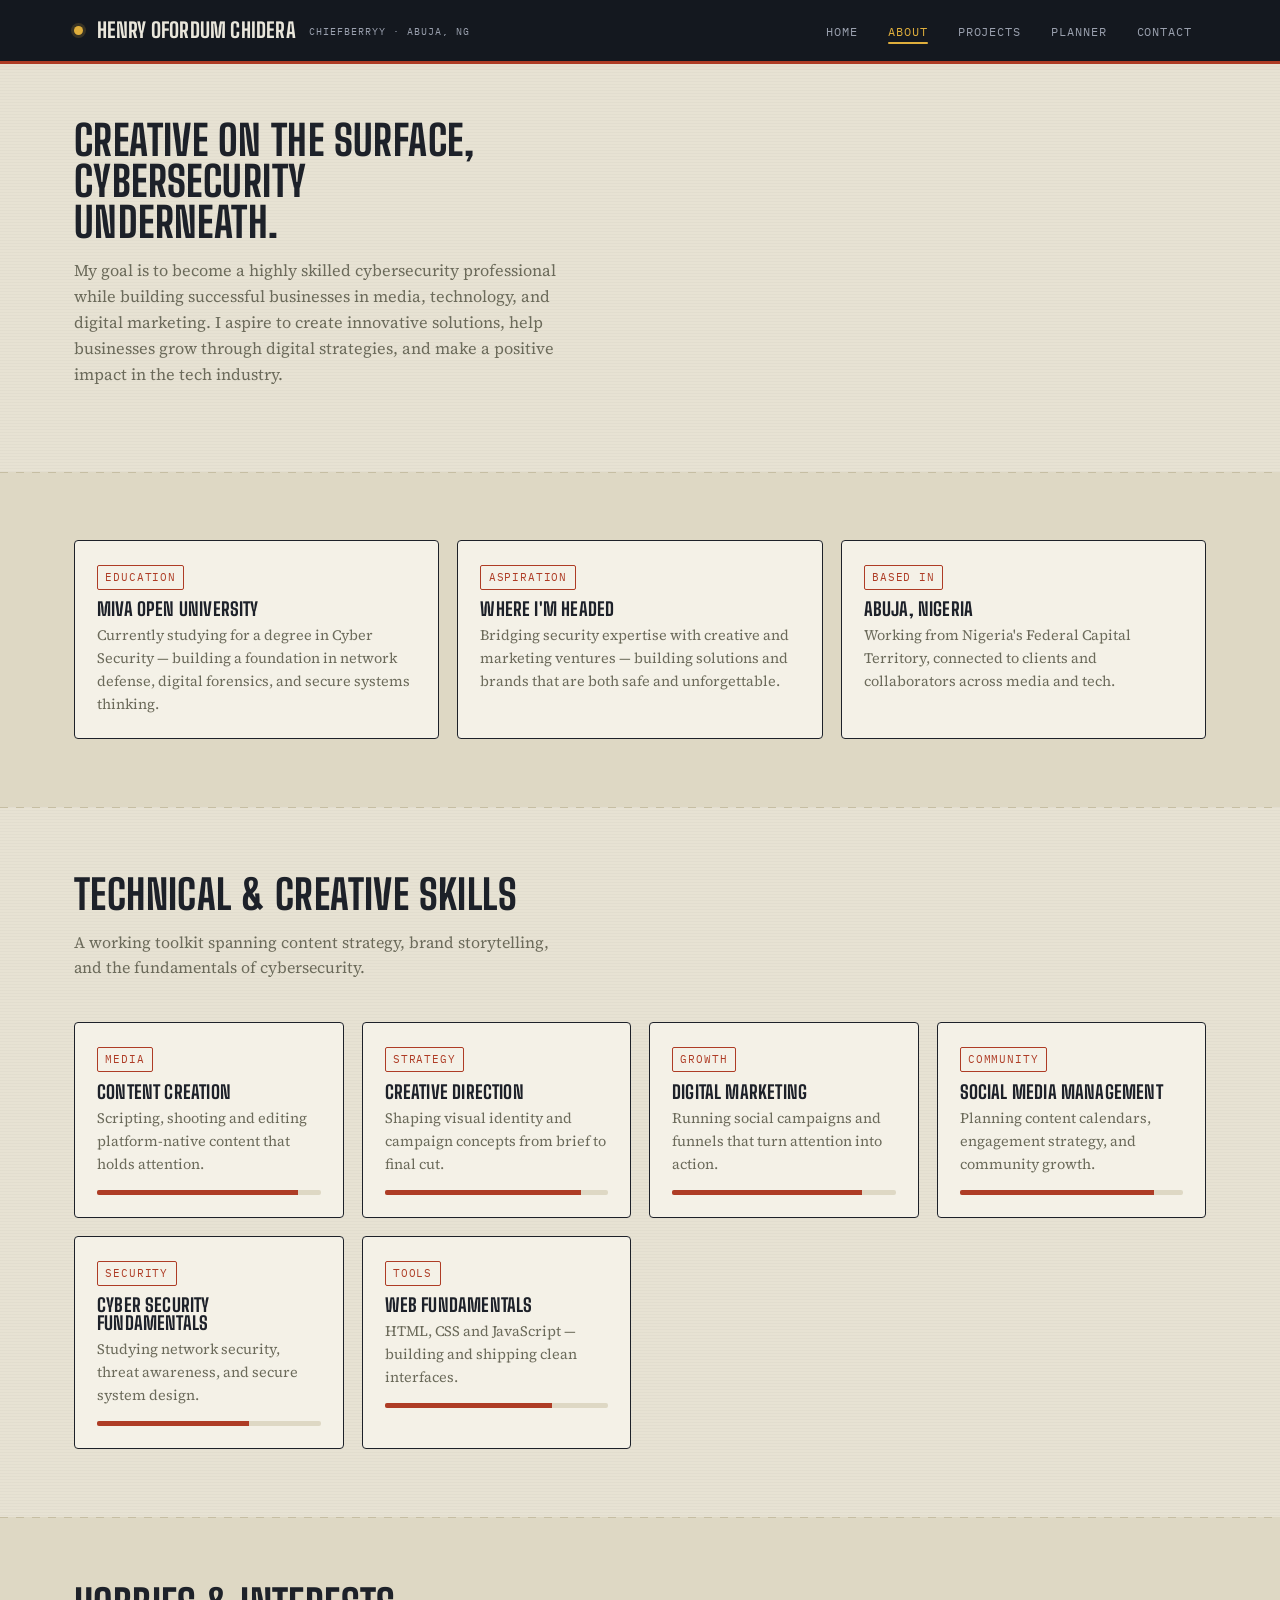
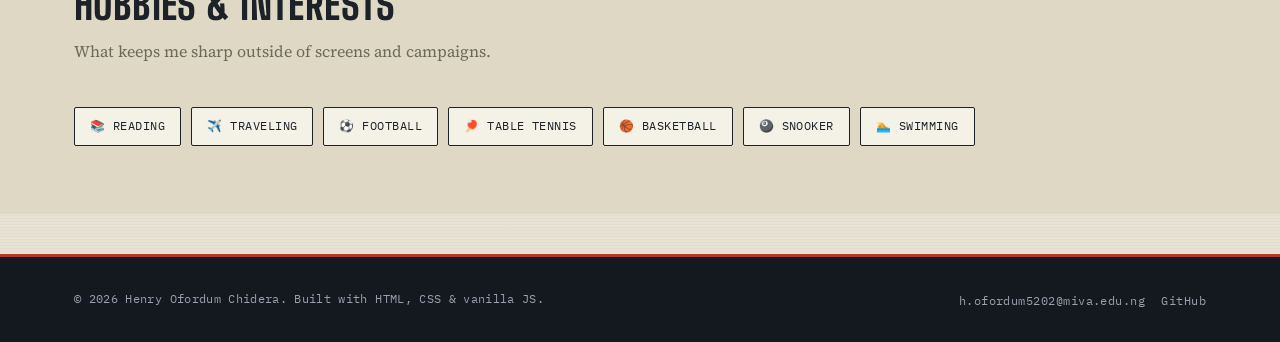
<file: about.html>
<!DOCTYPE html>
<html lang="en">
<head>
<meta charset="UTF-8">
<meta name="viewport" content="width=device-width, initial-scale=1.0">
<title>About — Henry Ofordum Chidera</title>
<link rel="preconnect" href="https://fonts.googleapis.com">
<link href="https://fonts.googleapis.com/css2?family=Big+Shoulders:wght@600;700;800&family=Source+Serif+4:opsz,wght@8..60,400;8..60,500;8..60,600&family=IBM+Plex+Mono:wght@400;500&display=swap" rel="stylesheet">
<link rel="stylesheet" href="styles.css">
</head>
<body>

<header class="site-header">
  <nav class="navbar">
    <a href="index.html" class="brand">
      <span class="dot" aria-hidden="true"></span>
      Henry Ofordum Chidera
      <small>chiefberryy · Abuja, NG</small>
    </a>
    <button class="nav-toggle" id="navToggle" aria-label="Toggle navigation" aria-expanded="false">
      <span></span><span></span><span></span>
    </button>
    <ul class="nav-links" id="navLinks">
      <li><a href="index.html">home</a></li>
      <li><a href="about.html" class="active">about</a></li>
      <li><a href="projects.html">projects</a></li>
      <li><a href="planner.html">planner</a></li>
      <li><a href="contact.html">contact</a></li>
    </ul>
  </nav>
</header>

<main>
  <section class="section" style="padding-top:56px;">
    <div class="container">
      <h1 style="font-size:clamp(1.8rem,3.4vw,2.6rem); max-width:20ch;">Creative on the surface, cybersecurity underneath.</h1>
      <p style="max-width:62ch; font-size:1.02rem;">My goal is to become a highly skilled cybersecurity professional while building successful businesses in media, technology, and digital marketing. I aspire to create innovative solutions, help businesses grow through digital strategies, and make a positive impact in the tech industry.</p>
    </div>
  </section>

  <section class="section section-alt">
    <div class="container">
      <div class="card-grid" style="grid-template-columns: repeat(auto-fit, minmax(260px,1fr));">
        <div class="card">
          <span class="card-icon">education</span>
          <h3>Miva Open University</h3>
          <p>Currently studying for a degree in Cyber Security — building a foundation in network defense, digital forensics, and secure systems thinking.</p>
        </div>
        <div class="card">
          <span class="card-icon">aspiration</span>
          <h3>Where I'm headed</h3>
          <p>Bridging security expertise with creative and marketing ventures — building solutions and brands that are both safe and unforgettable.</p>
        </div>
        <div class="card">
          <span class="card-icon">based in</span>
          <h3>Abuja, Nigeria</h3>
          <p>Working from Nigeria's Federal Capital Territory, connected to clients and collaborators across media and tech.</p>
        </div>
      </div>
    </div>
  </section>

  <section class="section">
    <div class="container">
      <div class="section-head">
        <h2>Technical &amp; creative skills</h2>
        <p>A working toolkit spanning content strategy, brand storytelling, and the fundamentals of cybersecurity.</p>
      </div>
      <div class="card-grid">
        <div class="card">
          <span class="card-icon">media</span>
          <h3>Content Creation</h3>
          <p>Scripting, shooting and editing platform-native content that holds attention.</p>
          <div class="meter"><span style="width:90%"></span></div>
        </div>
        <div class="card">
          <span class="card-icon">strategy</span>
          <h3>Creative Direction</h3>
          <p>Shaping visual identity and campaign concepts from brief to final cut.</p>
          <div class="meter"><span style="width:88%"></span></div>
        </div>
        <div class="card">
          <span class="card-icon">growth</span>
          <h3>Digital Marketing</h3>
          <p>Running social campaigns and funnels that turn attention into action.</p>
          <div class="meter"><span style="width:85%"></span></div>
        </div>
        <div class="card">
          <span class="card-icon">community</span>
          <h3>Social Media Management</h3>
          <p>Planning content calendars, engagement strategy, and community growth.</p>
          <div class="meter"><span style="width:87%"></span></div>
        </div>
        <div class="card">
          <span class="card-icon">security</span>
          <h3>Cyber Security Fundamentals</h3>
          <p>Studying network security, threat awareness, and secure system design.</p>
          <div class="meter"><span style="width:68%"></span></div>
        </div>
        <div class="card">
          <span class="card-icon">tools</span>
          <h3>Web Fundamentals</h3>
          <p>HTML, CSS and JavaScript — building and shipping clean interfaces.</p>
          <div class="meter"><span style="width:75%"></span></div>
        </div>
      </div>
    </div>
  </section>

  <section class="section section-alt">
    <div class="container">
      <div class="section-head">
        <h2>Hobbies &amp; interests</h2>
        <p>What keeps me sharp outside of screens and campaigns.</p>
      </div>
      <ul class="chip-list">
        <li>📚 Reading</li>
        <li>✈️ Traveling</li>
        <li>⚽ Football</li>
        <li>🏓 Table Tennis</li>
        <li>🏀 Basketball</li>
        <li>🎱 Snooker</li>
        <li>🏊 Swimming</li>
      </ul>
    </div>
  </section>
</main>

<footer class="site-footer">
  <div class="container footer-row">
    <p>© <span id="year"></span> Henry Ofordum Chidera. Built with HTML, CSS &amp; vanilla JS.</p>
    <ul class="footer-links">
      <li><a href="mailto:h.ofordum5202@miva.edu.ng">h.ofordum5202@miva.edu.ng</a></li>
      <li><a href="https://github.com/chiefberryy" target="_blank" rel="noopener">GitHub</a></li>
    </ul>
  </div>
</footer>

<script src="script.js"></script>
</body>
</html>
</file>
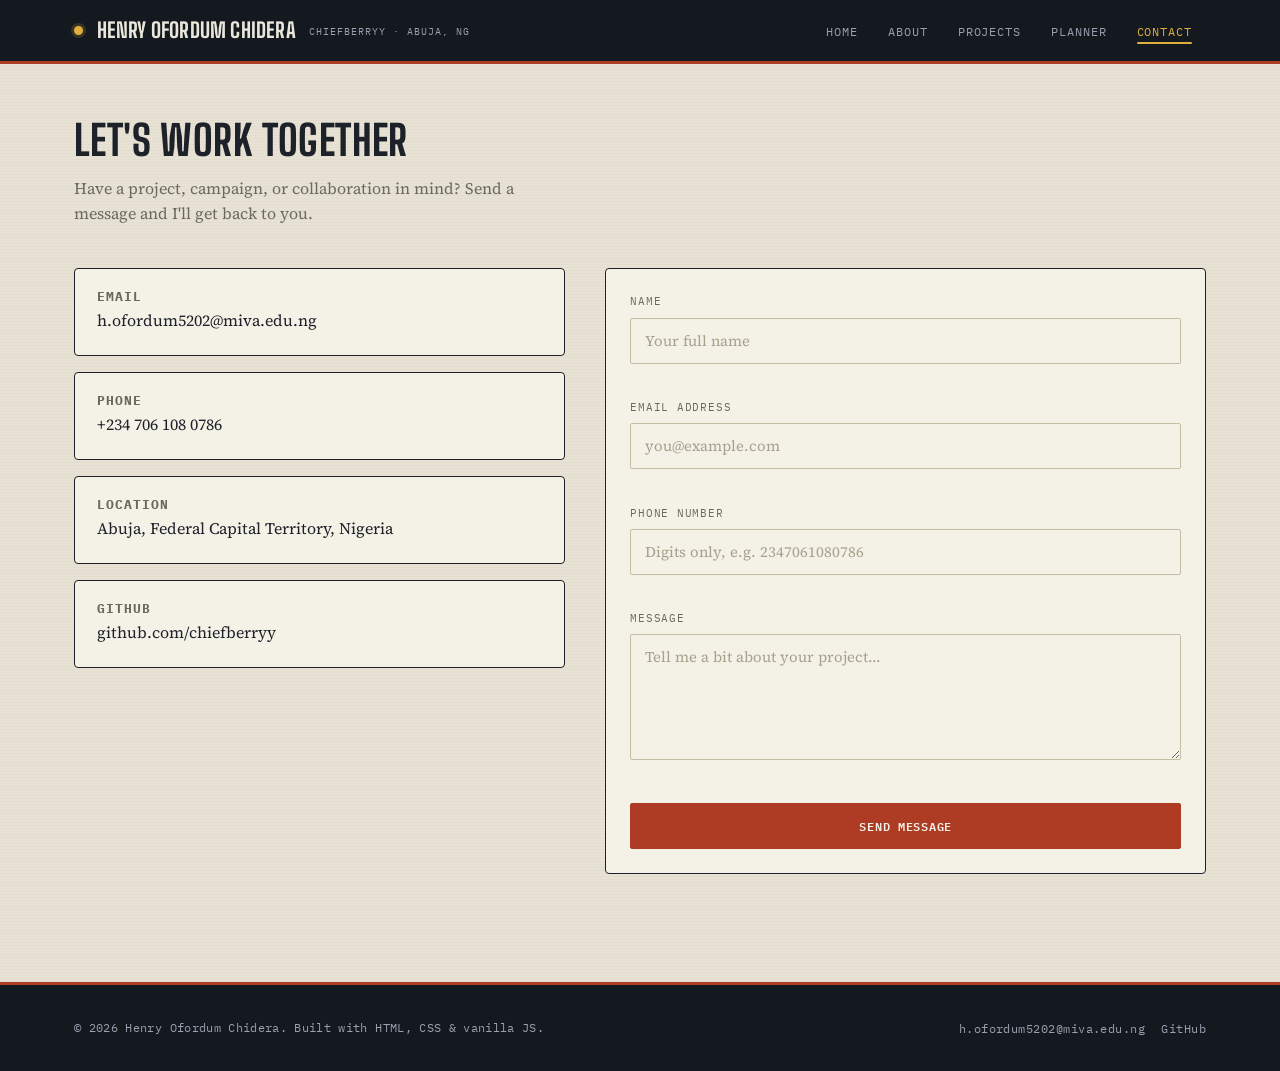
<file: contact.html>
<!DOCTYPE html>
<html lang="en">
<head>
<meta charset="UTF-8">
<meta name="viewport" content="width=device-width, initial-scale=1.0">
<title>Contact — Henry Ofordum Chidera</title>
<link rel="preconnect" href="https://fonts.googleapis.com">
<link href="https://fonts.googleapis.com/css2?family=Big+Shoulders:wght@600;700;800&family=Source+Serif+4:opsz,wght@8..60,400;8..60,500;8..60,600&family=IBM+Plex+Mono:wght@400;500&display=swap" rel="stylesheet">
<link rel="stylesheet" href="styles.css">
</head>
<body>

<header class="site-header">
  <nav class="navbar">
    <a href="index.html" class="brand">
      <span class="dot" aria-hidden="true"></span>
      Henry Ofordum Chidera
      <small>chiefberryy · Abuja, NG</small>
    </a>
    <button class="nav-toggle" id="navToggle" aria-label="Toggle navigation" aria-expanded="false">
      <span></span><span></span><span></span>
    </button>
    <ul class="nav-links" id="navLinks">
      <li><a href="index.html">home</a></li>
      <li><a href="about.html">about</a></li>
      <li><a href="projects.html">projects</a></li>
      <li><a href="planner.html">planner</a></li>
      <li><a href="contact.html" class="active">contact</a></li>
    </ul>
  </nav>
</header>

<main>
  <section class="section" style="padding-top:56px;">
    <div class="container">
      <div class="section-head">
        <h1 style="font-size:clamp(1.8rem,3.4vw,2.6rem);">Let's work together</h1>
        <p style="max-width:60ch;">Have a project, campaign, or collaboration in mind? Send a message and I'll get back to you.</p>
      </div>

      <div class="contact-grid">
        <div class="contact-info">
          <div class="card">
            <h3>email</h3>
            <p><a href="mailto:h.ofordum5202@miva.edu.ng">h.ofordum5202@miva.edu.ng</a></p>
          </div>
          <div class="card">
            <h3>phone</h3>
            <p><a href="tel:+2347061080786">+234 706 108 0786</a></p>
          </div>
          <div class="card">
            <h3>location</h3>
            <p>Abuja, Federal Capital Territory, Nigeria</p>
          </div>
          <div class="card">
            <h3>github</h3>
            <p><a href="https://github.com/chiefberryy" target="_blank" rel="noopener">github.com/chiefberryy</a></p>
          </div>
        </div>

        <div class="planner-panel">
          <form id="contactForm" novalidate>
            <div class="field">
              <label for="name">Name</label>
              <input type="text" id="name" name="name" placeholder="Your full name" autocomplete="name">
              <p class="field-error" id="err-name"></p>
            </div>
            <div class="field">
              <label for="email">Email address</label>
              <input type="text" id="email" name="email" placeholder="you@example.com" autocomplete="email">
              <p class="field-error" id="err-email"></p>
            </div>
            <div class="field">
              <label for="phone">Phone number</label>
              <input type="text" id="phone" name="phone" placeholder="Digits only, e.g. 2347061080786" autocomplete="tel">
              <p class="field-error" id="err-phone"></p>
            </div>
            <div class="field">
              <label for="message">Message</label>
              <textarea id="message" name="message" rows="5" placeholder="Tell me a bit about your project..."></textarea>
              <p class="field-error" id="err-message"></p>
            </div>
            <button type="submit" class="btn btn-primary btn-block">Send message</button>
            <p class="form-status" id="formStatus"></p>
          </form>
        </div>
      </div>
    </div>
  </section>
</main>

<footer class="site-footer">
  <div class="container footer-row">
    <p>© <span id="year"></span> Henry Ofordum Chidera. Built with HTML, CSS &amp; vanilla JS.</p>
    <ul class="footer-links">
      <li><a href="mailto:h.ofordum5202@miva.edu.ng">h.ofordum5202@miva.edu.ng</a></li>
      <li><a href="https://github.com/chiefberryy" target="_blank" rel="noopener">GitHub</a></li>
    </ul>
  </div>
</footer>

<script src="script.js"></script>
</body>
</html>
</file>
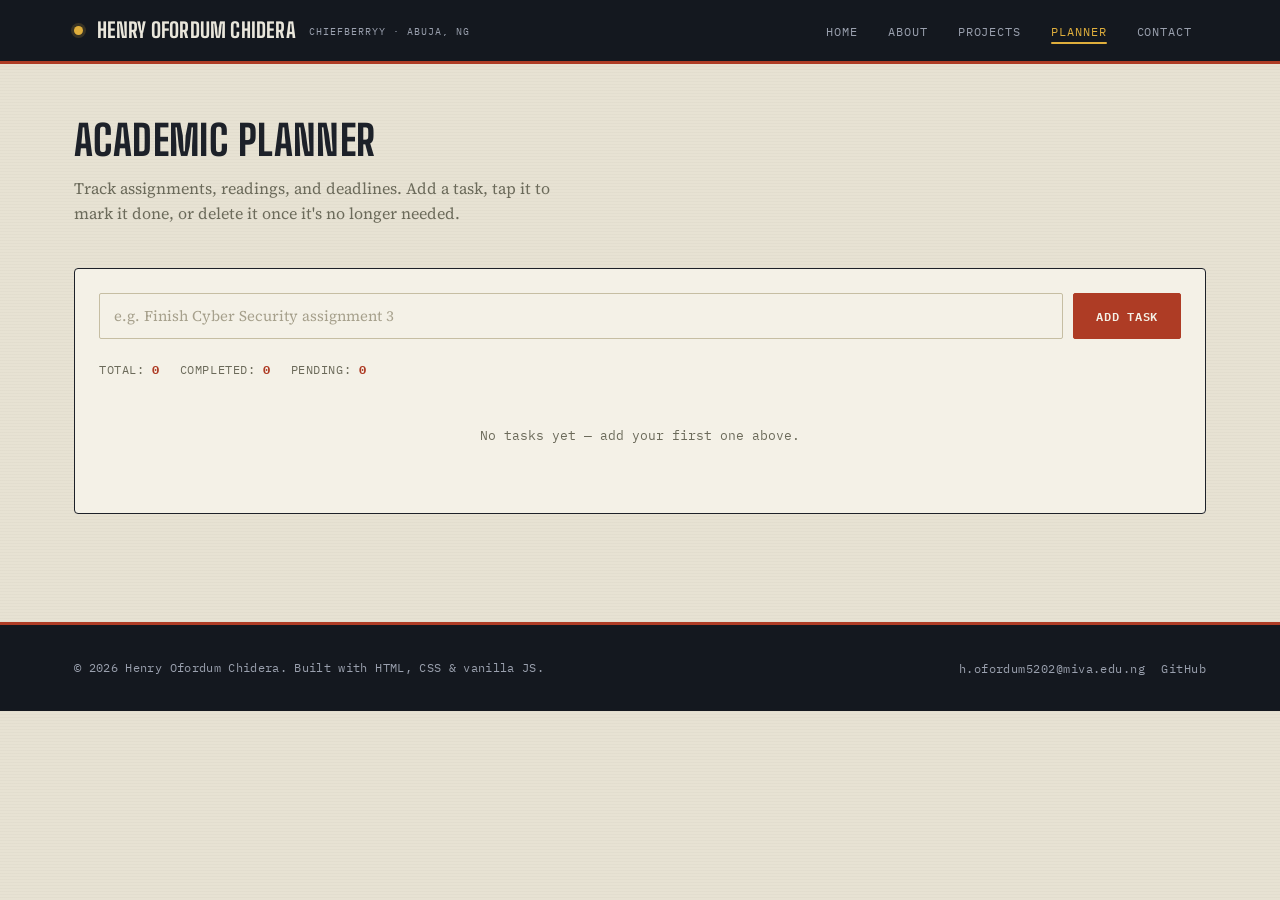
<file: planner.html>
<!DOCTYPE html>
<html lang="en">
<head>
<meta charset="UTF-8">
<meta name="viewport" content="width=device-width, initial-scale=1.0">
<title>Academic Planner — Henry Ofordum Chidera</title>
<link rel="preconnect" href="https://fonts.googleapis.com">
<link href="https://fonts.googleapis.com/css2?family=Big+Shoulders:wght@600;700;800&family=Source+Serif+4:opsz,wght@8..60,400;8..60,500;8..60,600&family=IBM+Plex+Mono:wght@400;500&display=swap" rel="stylesheet">
<link rel="stylesheet" href="styles.css">
</head>
<body>

<header class="site-header">
  <nav class="navbar">
    <a href="index.html" class="brand">
      <span class="dot" aria-hidden="true"></span>
      Henry Ofordum Chidera
      <small>chiefberryy · Abuja, NG</small>
    </a>
    <button class="nav-toggle" id="navToggle" aria-label="Toggle navigation" aria-expanded="false">
      <span></span><span></span><span></span>
    </button>
    <ul class="nav-links" id="navLinks">
      <li><a href="index.html">home</a></li>
      <li><a href="about.html">about</a></li>
      <li><a href="projects.html">projects</a></li>
      <li><a href="planner.html" class="active">planner</a></li>
      <li><a href="contact.html">contact</a></li>
    </ul>
  </nav>
</header>

<main>
  <section class="section" style="padding-top:56px;">
    <div class="container">
      <div class="section-head">
        <h1 style="font-size:clamp(1.8rem,3.4vw,2.6rem);">Academic planner</h1>
        <p style="max-width:60ch;">Track assignments, readings, and deadlines. Add a task, tap it to mark it done, or delete it once it's no longer needed.</p>
      </div>

      <div class="planner-panel">
        <form id="taskForm" class="task-input-row">
          <div style="flex:1;">
            <label for="taskInput" class="sr-only" style="position:absolute; left:-9999px;">New task</label>
            <input type="text" id="taskInput" placeholder="e.g. Finish Cyber Security assignment 3" autocomplete="off">
          </div>
          <button type="submit" class="btn btn-primary" id="addTaskBtn">Add task</button>
        </form>

        <div class="task-stats">
          <span>total: <strong id="statTotal">0</strong></span>
          <span>completed: <strong id="statDone">0</strong></span>
          <span>pending: <strong id="statPending">0</strong></span>
        </div>

        <ul class="task-list" id="taskList"></ul>
        <p class="empty-state" id="emptyState">No tasks yet — add your first one above.</p>
      </div>
    </div>
  </section>
</main>

<footer class="site-footer">
  <div class="container footer-row">
    <p>© <span id="year"></span> Henry Ofordum Chidera. Built with HTML, CSS &amp; vanilla JS.</p>
    <ul class="footer-links">
      <li><a href="mailto:h.ofordum5202@miva.edu.ng">h.ofordum5202@miva.edu.ng</a></li>
      <li><a href="https://github.com/chiefberryy" target="_blank" rel="noopener">GitHub</a></li>
    </ul>
  </div>
</footer>

<script src="script.js"></script>
</body>
</html>
</file>
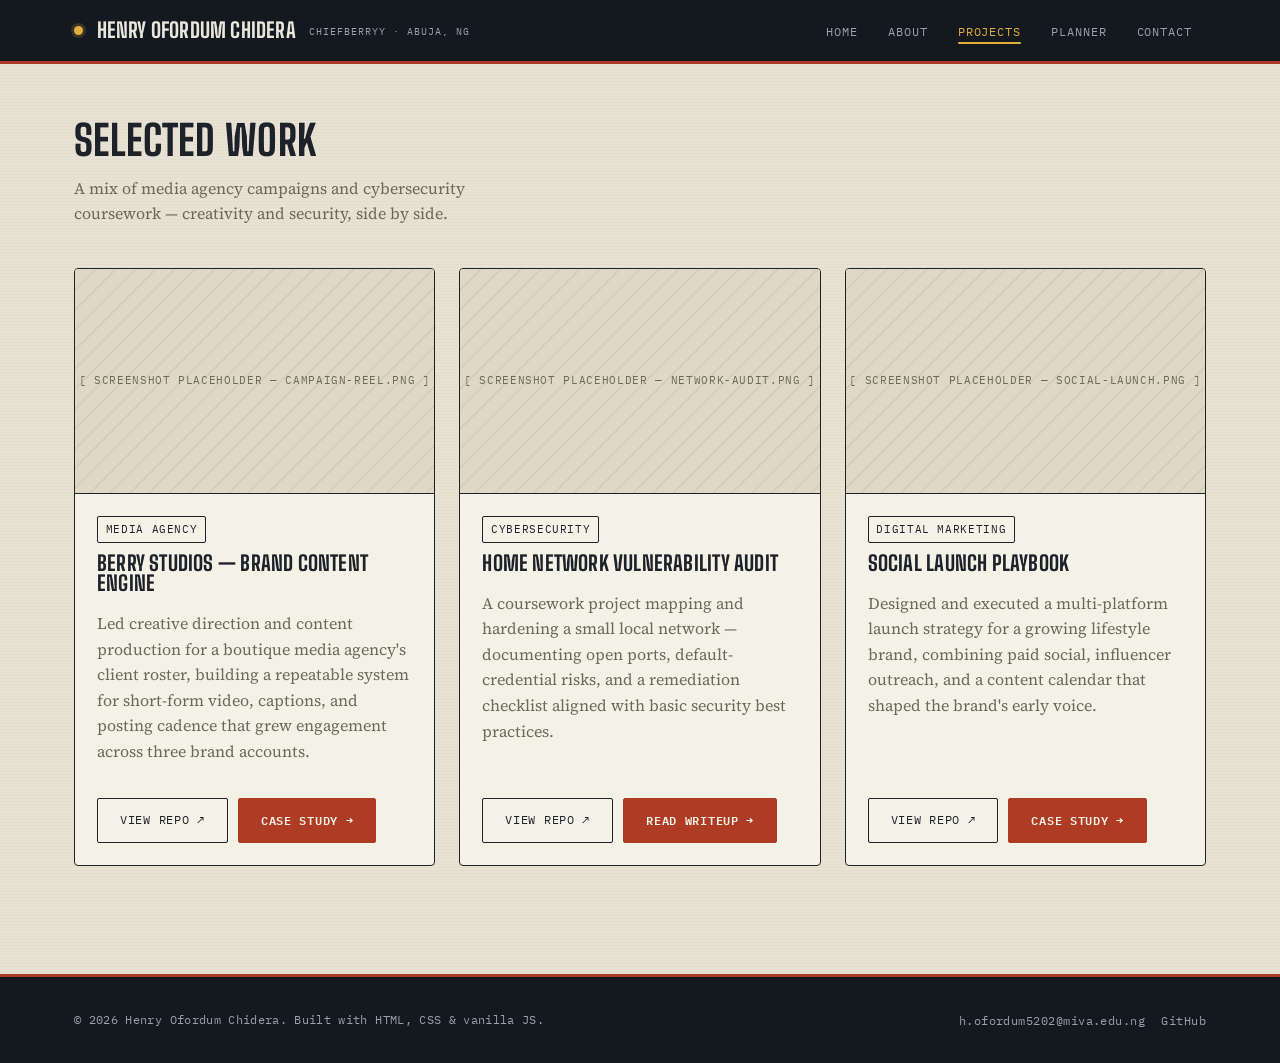
<file: projects.html>
<!DOCTYPE html>
<html lang="en">
<head>
<meta charset="UTF-8">
<meta name="viewport" content="width=device-width, initial-scale=1.0">
<title>Projects — Henry Ofordum Chidera</title>
<link rel="preconnect" href="https://fonts.googleapis.com">
<link href="https://fonts.googleapis.com/css2?family=Big+Shoulders:wght@600;700;800&family=Source+Serif+4:opsz,wght@8..60,400;8..60,500;8..60,600&family=IBM+Plex+Mono:wght@400;500&display=swap" rel="stylesheet">
<link rel="stylesheet" href="styles.css">
</head>
<body>

<header class="site-header">
  <nav class="navbar">
    <a href="index.html" class="brand">
      <span class="dot" aria-hidden="true"></span>
      Henry Ofordum Chidera
      <small>chiefberryy · Abuja, NG</small>
    </a>
    <button class="nav-toggle" id="navToggle" aria-label="Toggle navigation" aria-expanded="false">
      <span></span><span></span><span></span>
    </button>
    <ul class="nav-links" id="navLinks">
      <li><a href="index.html">home</a></li>
      <li><a href="about.html">about</a></li>
      <li><a href="projects.html" class="active">projects</a></li>
      <li><a href="planner.html">planner</a></li>
      <li><a href="contact.html">contact</a></li>
    </ul>
  </nav>
</header>

<main>
  <section class="section" style="padding-top:56px;">
    <div class="container">
      <div class="section-head">
        <h1 style="font-size:clamp(1.8rem,3.4vw,2.6rem);">Selected work</h1>
        <p style="max-width:60ch;">A mix of media agency campaigns and cybersecurity coursework — creativity and security, side by side.</p>
      </div>

      <div class="project-grid">

        <article class="project-card">
          <div class="project-shot">[ screenshot placeholder — campaign-reel.png ]</div>
          <div class="project-body">
            <span class="tag">media agency</span>
            <h3>Berry Studios — Brand Content Engine</h3>
            <p>Led creative direction and content production for a boutique media agency's client roster, building a repeatable system for short-form video, captions, and posting cadence that grew engagement across three brand accounts.</p>
            <div class="project-actions">
              <a href="https://github.com/chiefberryy" target="_blank" rel="noopener" class="btn btn-ghost">View repo ↗</a>
              <a href="#" class="btn btn-primary">Case study →</a>
            </div>
          </div>
        </article>

        <article class="project-card">
          <div class="project-shot">[ screenshot placeholder — network-audit.png ]</div>
          <div class="project-body">
            <span class="tag">cybersecurity</span>
            <h3>Home Network Vulnerability Audit</h3>
            <p>A coursework project mapping and hardening a small local network — documenting open ports, default-credential risks, and a remediation checklist aligned with basic security best practices.</p>
            <div class="project-actions">
              <a href="https://github.com/chiefberryy" target="_blank" rel="noopener" class="btn btn-ghost">View repo ↗</a>
              <a href="#" class="btn btn-primary">Read writeup →</a>
            </div>
          </div>
        </article>

        <article class="project-card">
          <div class="project-shot">[ screenshot placeholder — social-launch.png ]</div>
          <div class="project-body">
            <span class="tag">digital marketing</span>
            <h3>Social Launch Playbook</h3>
            <p>Designed and executed a multi-platform launch strategy for a growing lifestyle brand, combining paid social, influencer outreach, and a content calendar that shaped the brand's early voice.</p>
            <div class="project-actions">
              <a href="https://github.com/chiefberryy" target="_blank" rel="noopener" class="btn btn-ghost">View repo ↗</a>
              <a href="#" class="btn btn-primary">Case study →</a>
            </div>
          </div>
        </article>

      </div>
    </div>
  </section>
</main>

<footer class="site-footer">
  <div class="container footer-row">
    <p>© <span id="year"></span> Henry Ofordum Chidera. Built with HTML, CSS &amp; vanilla JS.</p>
    <ul class="footer-links">
      <li><a href="mailto:h.ofordum5202@miva.edu.ng">h.ofordum5202@miva.edu.ng</a></li>
      <li><a href="https://github.com/chiefberryy" target="_blank" rel="noopener">GitHub</a></li>
    </ul>
  </div>
</footer>

<script src="script.js"></script>
</body>
</html>
</file>
<file: styles.css>
/* =========================================================
   Henry Ofordum Chidera — Portfolio
   Design concept: "Clearance File" — a press credential crossed
   with a security dossier. Stone-paper stock, ink masthead,
   stamped data, ticket-perforation dividers.
   ========================================================= */
:root{
  /* --- palette --- */
  --ink:        #14181F;   /* near-black navy — masthead / hero */
  --ink-2:      #1D2330;   /* raised panel on ink */
  --ink-rule:   #2C3244;   /* hairline on ink */
  --paper:      #E7E2D3;   /* stone paper — main background */
  --paper-2:    #DED8C4;   /* deeper paper — cards, table stripes */
  --paper-3:    #F4F1E7;   /* lightest paper — card faces */
  --rule:       #C6BEA3;   /* hairline on paper */
  --text-ink:   #1D2129;   /* body text on paper */
  --text-onink: #E9E6DB;   /* body text on ink */
  --muted:      #6B6A5A;   /* muted text on paper */
  --muted-ink:  #9AA0AE;   /* muted text on ink */
  --red:        #AE3C25;   /* stamp / signal accent */
  --red-deep:   #7E2A1A;
  --yellow:     #DFAE3C;   /* clearance-tape accent */
  --green:      #4C6B4F;   /* "granted" stamp */

  --radius: 4px;
  --radius-lg: 6px;
  --font-display: 'Big Shoulders', 'Arial Narrow', sans-serif;
  --font-body: 'Source Serif 4', Georgia, serif;
  --font-mono: 'IBM Plex Mono', 'Courier New', monospace;
  --max-w: 1180px;
  --ease: cubic-bezier(.2,.7,.2,1);
}

@media (prefers-reduced-motion: reduce){
  *{ animation-duration: .001ms !important; animation-iteration-count: 1 !important; transition-duration: .001ms !important; }
}

*, *::before, *::after{ box-sizing: border-box; }
html{ scroll-behavior: smooth; }

body{
  margin: 0;
  background: var(--paper);
  background-image:
    repeating-linear-gradient(180deg, rgba(20,24,31,.025) 0 1px, transparent 1px 3px);
  color: var(--text-ink);
  font-family: var(--font-body);
  line-height: 1.6;
  -webkit-font-smoothing: antialiased;
}

img{ max-width: 100%; display:block; }
a{ color: inherit; text-decoration: none; }
h1,h2,h3,h4{
  font-family: var(--font-display);
  font-weight: 700;
  text-transform: uppercase;
  letter-spacing: .01em;
  margin: 0 0 .35em;
  line-height: .98;
}
p{ margin: 0 0 1em; color: var(--muted); }
ul{ margin:0; padding:0; }
.container{ max-width: var(--max-w); margin: 0 auto; padding: 0 24px; position: relative; z-index: 1; }

:focus-visible{ outline: 2px solid var(--red); outline-offset: 3px; border-radius: 2px; }

/* =========================================================
   Utility bits — dossier / stamp motif
   ========================================================= */
.prompt{
  font-family: var(--font-mono);
  font-size: .72rem;
  letter-spacing: .12em;
  color: var(--red);
  display: inline-flex;
  align-items: center;
  gap: .6em;
  text-transform: uppercase;
  margin-bottom: .9em;
}
.prompt::before{
  content: "";
  width: 7px; height: 7px;
  background: var(--red);
  display: inline-block;
  border-radius: 50%;
}

.tag{
  font-family: var(--font-mono);
  font-size: .68rem;
  letter-spacing: .06em;
  text-transform: uppercase;
  padding: .35em .7em;
  border: 1px solid var(--text-ink);
  border-radius: 2px;
  color: var(--text-ink);
  background: var(--paper-3);
}

/* perforated ticket-tear divider between sections */
.section + .section{ position: relative; }
.section + .section::before{
  content: "";
  display: block;
  position: absolute;
  top: 0; left: 0; right: 0;
  height: 1px;
  background-image: repeating-linear-gradient(90deg, var(--rule) 0 8px, transparent 8px 16px);
}

/* =========================================================
   Navigation — masthead
   ========================================================= */
.site-header{
  position: sticky; top: 0; z-index: 50;
  background: var(--ink);
  border-bottom: 3px solid var(--red);
}
.navbar{
  display: flex; align-items: center; justify-content: space-between;
  padding: 14px 24px;
  max-width: var(--max-w); margin: 0 auto;
}
.brand{
  display: flex; align-items: center; gap: .65em;
  font-family: var(--font-display); font-weight: 700; font-size: 1.3rem;
  letter-spacing: .01em; text-transform: uppercase;
  color: var(--text-onink);
}
.brand .dot{
  width: 9px; height: 9px; border-radius: 50%;
  background: var(--yellow);
  box-shadow: 0 0 0 3px rgba(223,174,60,.18);
}
.brand small{
  display:block; font-family: var(--font-mono); font-weight: 400; font-size: .62rem;
  color: var(--muted-ink); letter-spacing: .1em; text-transform: uppercase; margin-top: 2px;
}

.nav-links{
  display: flex; align-items: center; gap: 2px;
  list-style: none;
}
.nav-links a{
  font-family: var(--font-mono);
  font-size: .72rem;
  letter-spacing: .08em;
  text-transform: uppercase;
  color: var(--muted-ink);
  padding: 8px 14px;
  border-radius: 2px;
  position: relative;
  transition: color .2s var(--ease), background .2s var(--ease);
}
.nav-links a:hover{ color: var(--text-onink); background: var(--ink-2); }
.nav-links a.active{ color: var(--yellow); }
.nav-links a.active::after{
  content:""; position: absolute; left: 14px; right: 14px; bottom: 3px; height: 2px;
  background: var(--yellow); border-radius: 2px;
}

.nav-toggle{
  display: none;
  flex-direction: column; gap: 4px;
  background: none; border: none; cursor: pointer; padding: 8px;
  margin-left: auto;
}
.nav-toggle span{ width: 22px; height: 2px; background: var(--text-onink); border-radius: 2px; }

/* =========================================================
   Buttons
   ========================================================= */
.btn{
  font-family: var(--font-mono);
  font-size: .74rem;
  letter-spacing: .06em;
  text-transform: uppercase;
  display: inline-flex; align-items: center; gap: .5em;
  padding: 12px 22px;
  border-radius: 2px;
  border: 1.5px solid var(--text-ink);
  background: transparent;
  color: var(--text-ink);
  cursor: pointer;
  transition: transform .15s var(--ease), background .2s var(--ease), color .2s var(--ease);
}
.btn:hover{ transform: translateY(-2px); }
.btn:active{ transform: translateY(0); }
.btn-primary{
  background: var(--red);
  border-color: var(--red);
  color: var(--paper-3);
  font-weight: 600;
}
.btn-primary:hover{ background: var(--red-deep); border-color: var(--red-deep); }
.btn-ghost{ background: transparent; }
.btn-ghost:hover{ background: var(--text-ink); color: var(--paper-3); }
.btn-danger{ border-color: var(--red); color: var(--red); background: transparent; }
.btn-danger:hover{ background: var(--red); color: var(--paper-3); }
.btn-block{ width: 100%; justify-content: center; }
.btn:disabled{ opacity:.4; cursor:not-allowed; transform:none; }

/* =========================================================
   Hero (index.html)
   ========================================================= */
.hero{
  background: var(--ink);
  color: var(--text-onink);
  padding: 72px 0 84px;
  border-bottom: 1px solid var(--ink-rule);
}
.hero .container{
  display: grid;
  grid-template-columns: 1.05fr .95fr;
  gap: 56px;
  align-items: start;
}
.hero-copy .prompt{ color: var(--yellow); }
.hero-copy h1{
  font-size: clamp(2.6rem, 5vw, 4.1rem);
  color: var(--text-onink);
}
.hero-copy h1 .highlight{ color: var(--red); }
.hero-role{
  font-family: var(--font-mono);
  color: var(--muted-ink);
  font-size: .82rem;
  letter-spacing: .05em;
  text-transform: uppercase;
  margin-bottom: 1.3em;
  padding-bottom: 1.1em;
  border-bottom: 1px dashed var(--ink-rule);
}
.hero-bio{ max-width: 48ch; color: #B9BBC4; }
.hero-actions{ display: flex; gap: 12px; margin-top: 1.7em; flex-wrap: wrap; }
.hero .btn{ border-color: var(--muted-ink); color: var(--text-onink); }
.hero .btn-ghost:hover{ background: var(--ink-2); color: var(--text-onink); }
.hero .btn-primary{ border-color: var(--red); }

/* --- profile photo: die-cut badge frame, no visible fallback markup --- */
.profile-frame{
  position: relative;
  width: 108px; height: 108px;
  border-radius: 50%;
  border: 2px solid var(--yellow);
  padding: 4px;
  margin-bottom: 1.5em;
}
.profile-frame img{
  width: 100%; height: 100%; object-fit: cover; border-radius: 50%;
  background: var(--ink-2);
}
/* if the photo 404s, JS removes the <img> and adds this class —
   the initials are drawn purely in CSS, nothing can leak as text */
.profile-frame.no-photo::after{
  content: attr(data-initials);
  position: absolute; inset: 4px;
  border-radius: 50%;
  background: var(--ink-2);
  color: var(--yellow);
  font-family: var(--font-display);
  font-size: 2rem;
  display: flex; align-items: center; justify-content: center;
}

/* --- clearance card (replaces the old fake terminal) --- */
.credential{
  background: var(--paper-3);
  color: var(--text-ink);
  border-radius: var(--radius-lg);
  overflow: hidden;
  box-shadow: 0 30px 60px -25px rgba(0,0,0,.55);
  transform: rotate(1.2deg);
}
.credential-bar{
  display: flex; align-items: center; justify-content: space-between;
  padding: 10px 16px;
  background: var(--text-ink);
  color: var(--paper-3);
}
.credential-bar strong{
  font-family: var(--font-mono); font-size: .68rem; letter-spacing: .12em; text-transform: uppercase;
}
.credential-bar .stripe{
  display:flex; gap: 3px;
}
.credential-bar .stripe span{ width: 3px; height: 12px; background: var(--yellow); }
.credential-bar .stripe span:nth-child(2n){ background: var(--muted-ink); }
.credential-body{ padding: 22px 20px; }
.credential-row{
  display: flex; justify-content: space-between; gap: 16px;
  padding: 9px 0;
  border-bottom: 1px dashed var(--rule);
  font-family: var(--font-mono); font-size: .78rem;
}
.credential-row:last-of-type{ border-bottom: none; }
.credential-row .k{ color: var(--muted); letter-spacing: .07em; text-transform: uppercase; }
.credential-row .v{ color: var(--text-ink); font-weight: 500; text-align: right; }
.credential-stamp{
  margin-top: 16px;
  display: inline-flex; align-items: center; gap: .5em;
  border: 2px solid var(--green);
  color: var(--green);
  font-family: var(--font-mono);
  font-size: .7rem; letter-spacing: .12em; text-transform: uppercase;
  padding: 6px 12px;
  border-radius: 2px;
  transform: rotate(-2deg);
}
.credential-stamp::before{ content: "●"; font-size: .6rem; }

/* =========================================================
   Section shell
   ========================================================= */
.section{ padding: 68px 0; }
.section-head{ max-width: 62ch; margin-bottom: 2.6em; }
.section-head h2{ font-size: clamp(1.8rem, 3.2vw, 2.6rem); }
.section-alt{ background: var(--paper-2); }

/* =========================================================
   Academic info — dossier form
   ========================================================= */
.data-table-wrap{
  border: 1.5px solid var(--text-ink);
  border-radius: var(--radius);
  overflow: hidden;
  background: var(--paper-3);
  position: relative;
}
table.data-table{ width: 100%; border-collapse: collapse; }
.data-table caption{
  text-align: left; padding: 14px 20px;
  font-family: var(--font-mono); font-size: .68rem; letter-spacing: .08em; text-transform: uppercase;
  color: var(--paper-3); background: var(--text-ink);
}
.data-table th, .data-table td{ text-align: left; padding: 13px 20px; font-size: .92rem; }
.data-table thead th{
  font-family: var(--font-mono); font-size: .66rem; text-transform: uppercase; letter-spacing: .1em;
  color: var(--muted); background: var(--paper-2); border-bottom: 1px solid var(--rule);
}
.data-table tbody tr:not(:last-child){ border-bottom: 1px dashed var(--rule); }
.data-table tbody tr:hover{ background: rgba(174,60,37,.05); }
.data-table tbody th{ font-family: var(--font-mono); font-size: .72rem; color: var(--muted); font-weight: 500; }

/* =========================================================
   Media block — "reel" plate
   ========================================================= */
.media-block{
  border: 1.5px solid var(--text-ink);
  border-radius: var(--radius);
  background: var(--paper-3);
  padding: 20px;
  position: relative;
}
.media-block video, .media-block audio{ width: 100%; border-radius: 2px; }
.media-caption{ font-family: var(--font-mono); font-size: .72rem; color: var(--muted); margin-top: 12px; }

/* =========================================================
   Skill / info cards grid
   ========================================================= */
.card-grid{
  display: grid;
  grid-template-columns: repeat(auto-fit, minmax(220px, 1fr));
  gap: 18px;
}
.card{
  background: var(--paper-3);
  border: 1.5px solid var(--text-ink);
  border-radius: var(--radius);
  padding: 22px;
  transition: transform .2s var(--ease), box-shadow .2s var(--ease);
}
.card:hover{ transform: translateY(-4px); box-shadow: 6px 6px 0 var(--text-ink); }
.card .card-icon{
  font-family: var(--font-mono); font-size: .66rem; letter-spacing: .08em; text-transform: uppercase;
  color: var(--red);
  border: 1px solid var(--red); border-radius: 2px; padding: .3em .7em; display: inline-block; margin-bottom: 1em;
}
.card h3{ font-size: 1.15rem; margin-bottom: .3em; }
.card p{ margin: 0; font-size: .9rem; }

.meter{ height: 5px; border-radius: 2px; background: var(--paper-2); overflow: hidden; margin-top: 14px; }
.meter span{ display:block; height: 100%; background: var(--red); }

/* hobbies list */
.chip-list{ display: flex; flex-wrap: wrap; gap: 10px; list-style: none; }
.chip-list li{
  font-family: var(--font-mono); font-size: .74rem; letter-spacing: .04em; text-transform: uppercase;
  padding: 9px 15px; border-radius: 2px;
  background: var(--paper-3); border: 1px solid var(--text-ink);
  color: var(--text-ink);
  transition: color .2s var(--ease), background .2s var(--ease);
}
.chip-list li:hover{ color: var(--paper-3); background: var(--text-ink); }

/* =========================================================
   Projects — index-card style
   ========================================================= */
.project-grid{
  display: grid;
  grid-template-columns: repeat(auto-fit, minmax(300px, 1fr));
  gap: 24px;
}
.project-card{
  background: var(--paper-3);
  border: 1.5px solid var(--text-ink);
  border-radius: var(--radius);
  overflow: hidden;
  display: flex; flex-direction: column;
  transition: transform .2s var(--ease), box-shadow .2s var(--ease);
}
.project-card:hover{ transform: translateY(-5px); box-shadow: 7px 7px 0 var(--red); }
.project-shot{
  aspect-ratio: 16/10;
  background: var(--paper-2);
  background-image: repeating-linear-gradient(135deg, rgba(29,33,41,.05) 0 2px, transparent 2px 14px);
  display: flex; align-items: center; justify-content: center;
  border-bottom: 1.5px solid var(--text-ink);
  font-family: var(--font-mono); font-size: .68rem; color: var(--muted); letter-spacing: .06em; text-transform: uppercase;
}
.project-body{ padding: 22px; display:flex; flex-direction: column; gap: 10px; flex: 1; }
.project-body .tag{ align-self: flex-start; }
.project-body h3{ font-size: 1.3rem; }
.project-actions{ margin-top: auto; display: flex; gap: 10px; padding-top: 8px; flex-wrap: wrap; }

/* =========================================================
   Planner
   ========================================================= */
.planner-panel{
  background: var(--paper-3);
  border: 1.5px solid var(--text-ink);
  border-radius: var(--radius);
  padding: 24px;
}
.task-input-row{ display: flex; gap: 10px; margin-bottom: 22px; }
.task-input-row input{ flex: 1; }
.task-stats{
  display: flex; gap: 20px; font-family: var(--font-mono); font-size: .72rem; letter-spacing: .05em; text-transform: uppercase; color: var(--muted);
  margin-bottom: 16px; flex-wrap: wrap;
}
.task-stats strong{ color: var(--red); }
.task-list{ list-style: none; display: flex; flex-direction: column; gap: 10px; }
.task-item{
  display: flex; align-items: center; gap: 14px;
  background: var(--paper-2);
  border: 1px solid var(--rule);
  border-radius: 2px;
  padding: 13px 16px;
  cursor: pointer;
  transition: border-color .2s var(--ease), opacity .2s var(--ease);
}
.task-item:hover{ border-color: var(--text-ink); }
.task-check{
  width: 18px; height: 18px; border-radius: 2px; border: 1.5px solid var(--muted);
  flex-shrink: 0; display: flex; align-items: center; justify-content: center;
  font-size: .7rem; color: transparent;
}
.task-text{ flex: 1; font-size: .93rem; word-break: break-word; }
.task-item.done{ opacity: .55; }
.task-item.done .task-text{ text-decoration: line-through; color: var(--muted); }
.task-item.done .task-check{ background: var(--green); border-color: var(--green); color: var(--paper-3); }
.task-remove{
  font-family: var(--font-mono); font-size: .68rem; letter-spacing: .05em; text-transform: uppercase; color: var(--muted);
  background: none; border: 1px solid var(--rule); border-radius: 2px; padding: 6px 10px; cursor: pointer;
  transition: color .2s var(--ease), border-color .2s var(--ease);
}
.task-remove:hover{ color: var(--red); border-color: var(--red); }
.empty-state{ font-family: var(--font-mono); font-size: .8rem; color: var(--muted); text-align: center; padding: 30px 10px; }

/* =========================================================
   Forms (contact + planner input)
   ========================================================= */
label{ display: block; font-family: var(--font-mono); font-size: .68rem; letter-spacing: .07em; text-transform: uppercase; color: var(--muted); margin-bottom: 7px; }
input, textarea{
  width: 100%;
  background: var(--paper-3);
  border: 1.5px solid var(--rule);
  border-radius: 2px;
  padding: 12px 14px;
  color: var(--text-ink);
  font-family: var(--font-body);
  font-size: .93rem;
  transition: border-color .2s var(--ease), box-shadow .2s var(--ease);
}
input::placeholder, textarea::placeholder{ color: #A6A08C; }
input:focus, textarea:focus{ border-color: var(--red); box-shadow: 0 0 0 3px rgba(174,60,37,.12); outline: none; }
.field{ margin-bottom: 18px; }
.field-error{ font-family: var(--font-mono); font-size: .7rem; color: var(--red); margin-top: 6px; min-height: 1em; }
input.invalid, textarea.invalid{ border-color: var(--red); }
.form-status{
  font-family: var(--font-mono); font-size: .8rem; padding: 12px 16px; border-radius: 2px;
  margin-top: 16px; display: none; border: 1.5px solid transparent;
}
.form-status.show{ display: block; }
.form-status.success{ color: var(--green); background: rgba(76,107,79,.08); border-color: var(--green); }
.form-status.error{ color: var(--red); background: rgba(174,60,37,.08); border-color: var(--red); }

.contact-grid{
  display: grid; grid-template-columns: .9fr 1.1fr; gap: 40px; align-items: start;
}
.contact-info .card{ margin-bottom: 16px; }
.contact-info .card h3{ font-size: .8rem; color: var(--muted); font-family: var(--font-mono); letter-spacing: .08em; }
.contact-info .card p{ font-size: 1rem; color: var(--text-ink); margin: 0; font-family: var(--font-body); }

/* =========================================================
   Footer — masthead reprise
   ========================================================= */
.site-footer{
  background: var(--ink);
  color: var(--muted-ink);
  border-top: 3px solid var(--red);
  padding: 30px 0;
  margin-top: 40px;
}
.footer-row{ display: flex; justify-content: space-between; align-items: center; flex-wrap: wrap; gap: 12px; }
.footer-row p{ margin: 0; font-family: var(--font-mono); font-size: .72rem; letter-spacing: .03em; color: var(--muted-ink); }
.footer-links{ display: flex; gap: 16px; list-style: none; }
.footer-links a{ font-family: var(--font-mono); font-size: .72rem; letter-spacing: .04em; color: var(--muted-ink); }
.footer-links a:hover{ color: var(--yellow); }

/* =========================================================
   Responsive
   ========================================================= */
@media (max-width: 880px){
  .hero .container{ grid-template-columns: 1fr; }
  .credential{ transform: none; max-width: 420px; }
  .contact-grid{ grid-template-columns: 1fr; }
}

@media (max-width: 720px){
  .navbar{ flex-wrap: wrap; }

  .nav-toggle{ di
</file>
